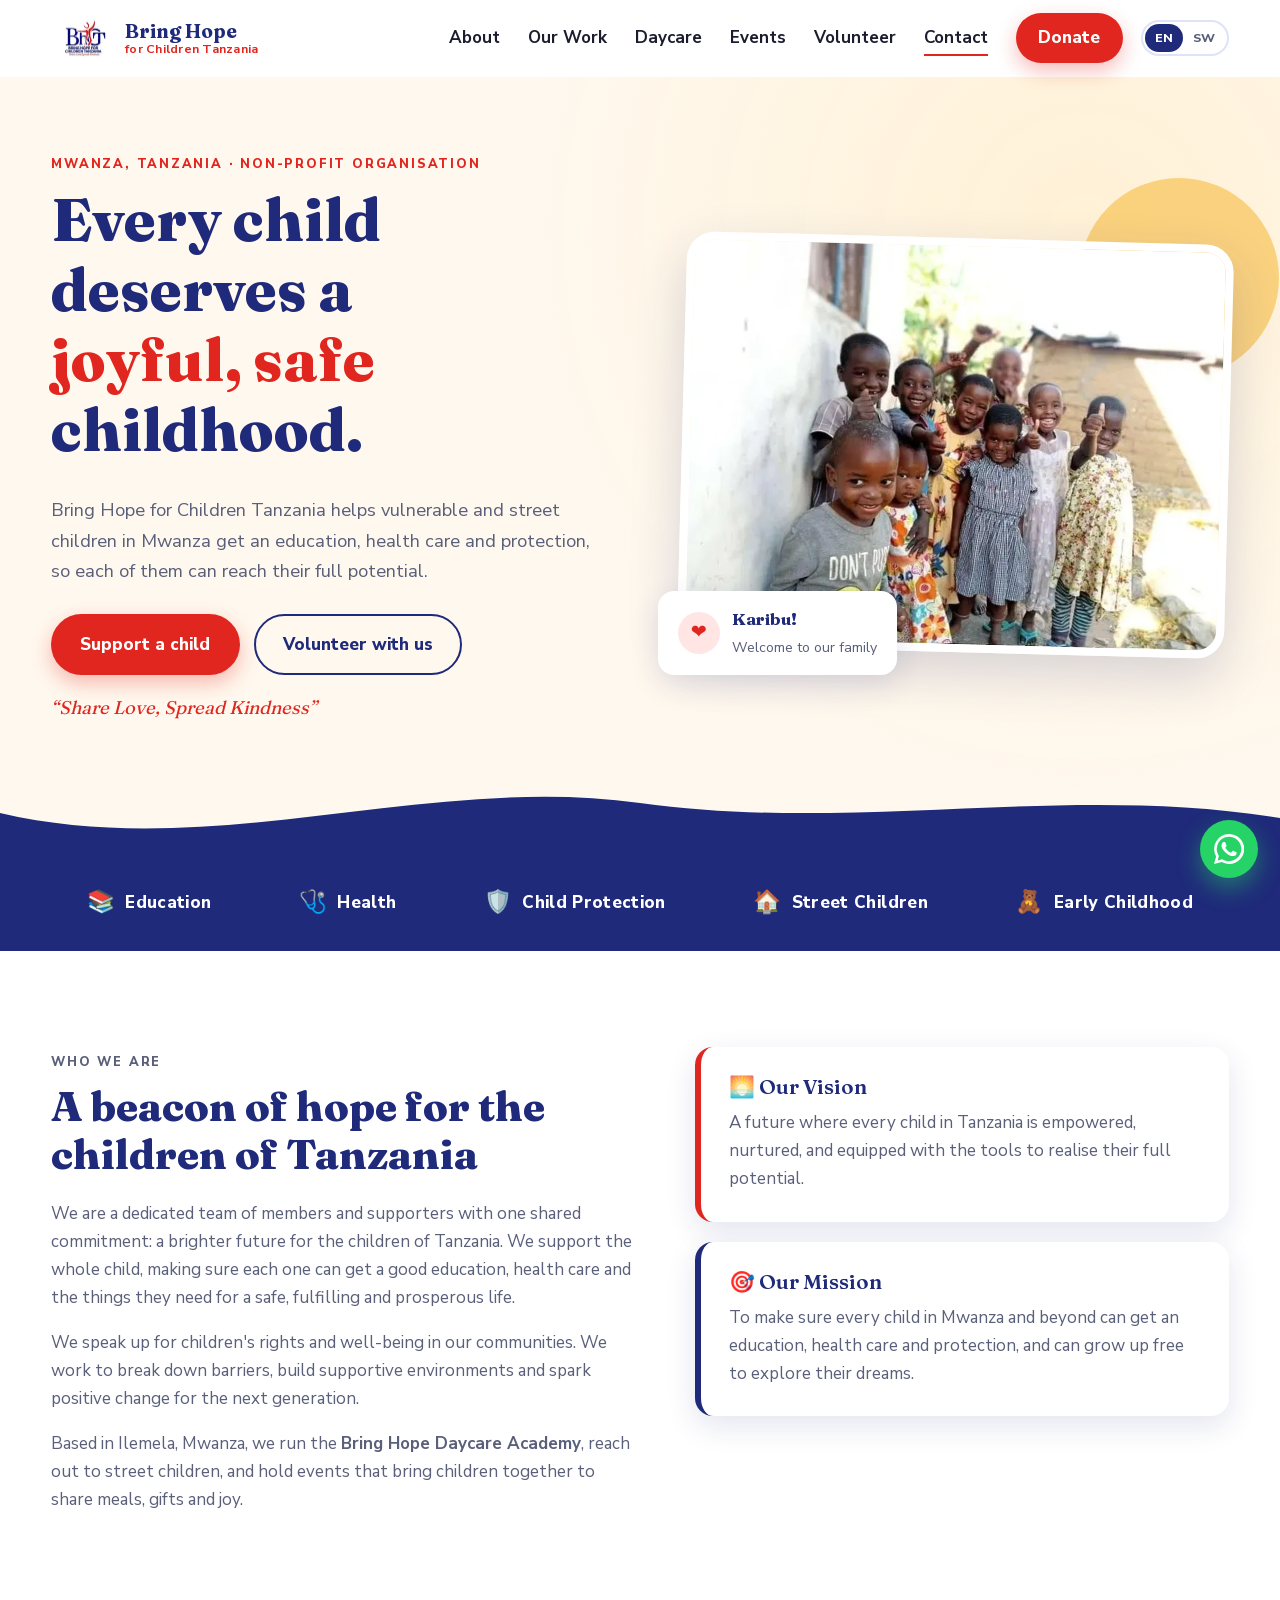
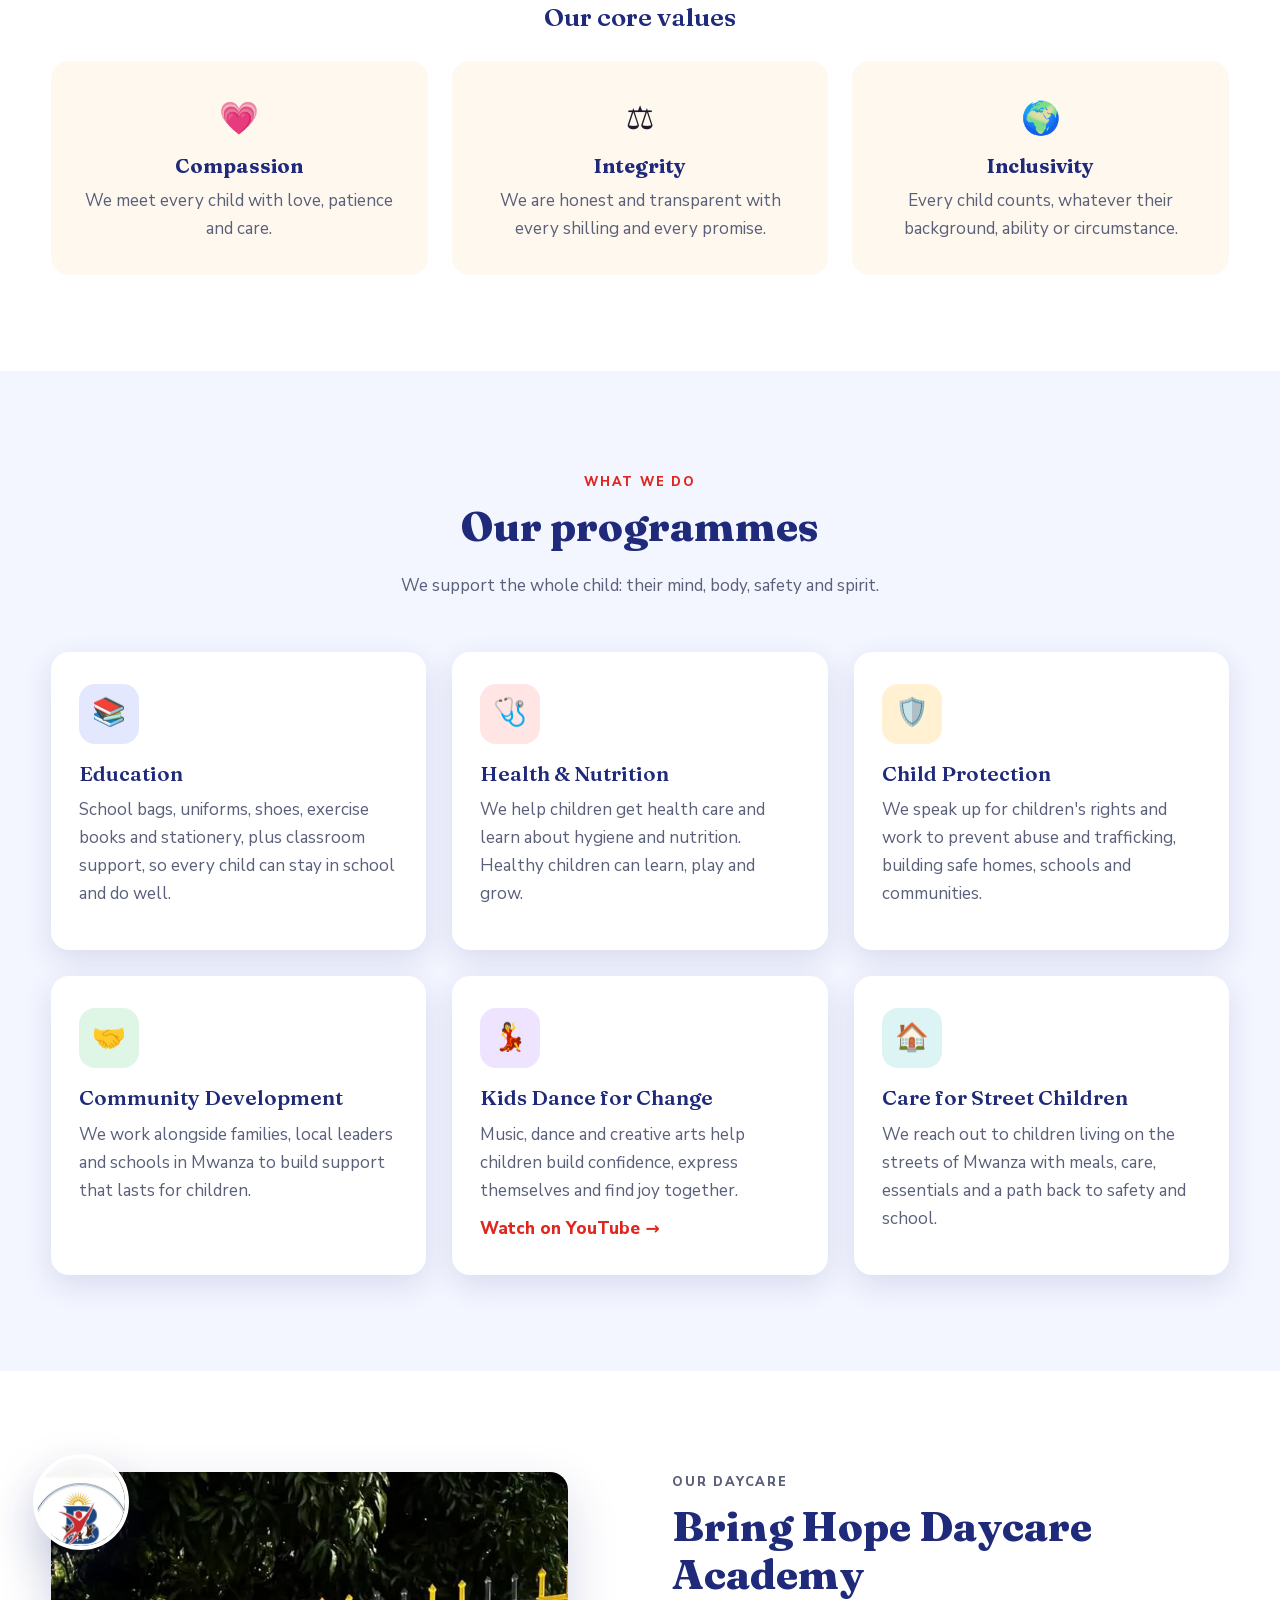
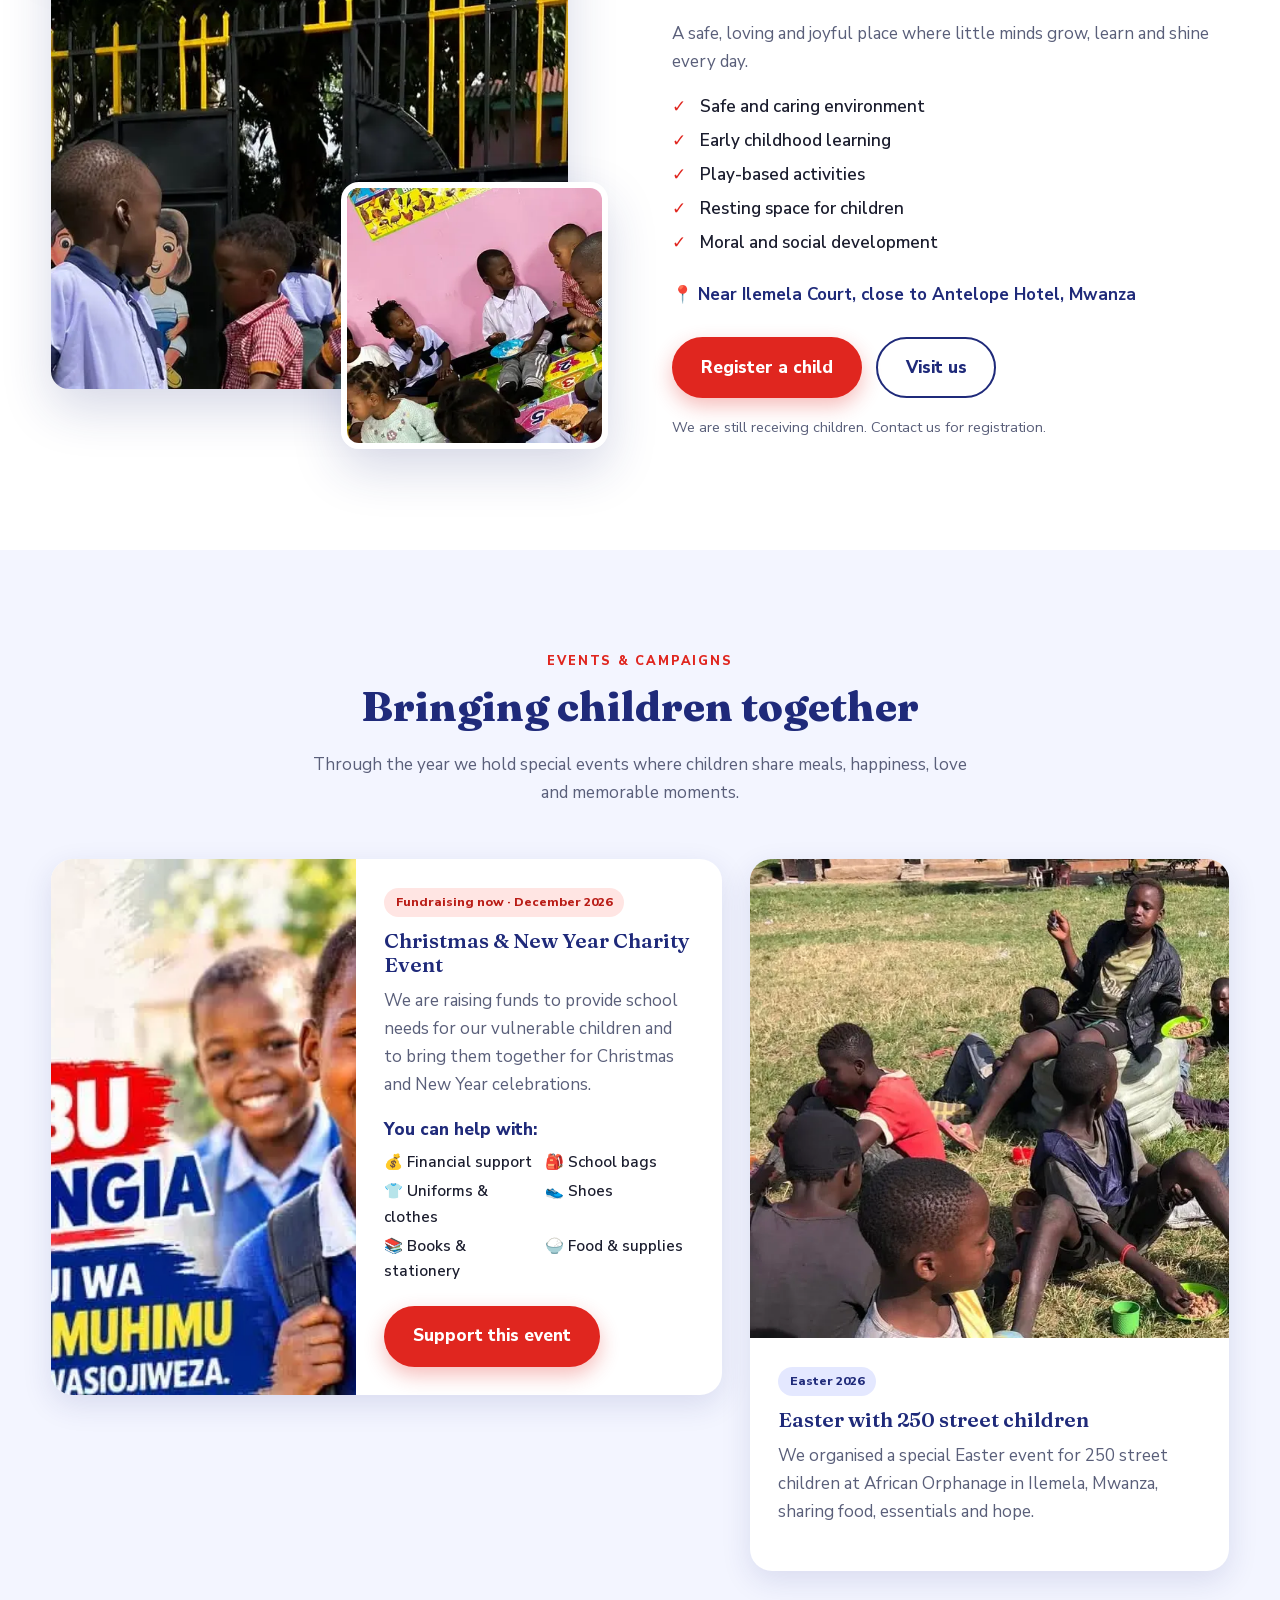
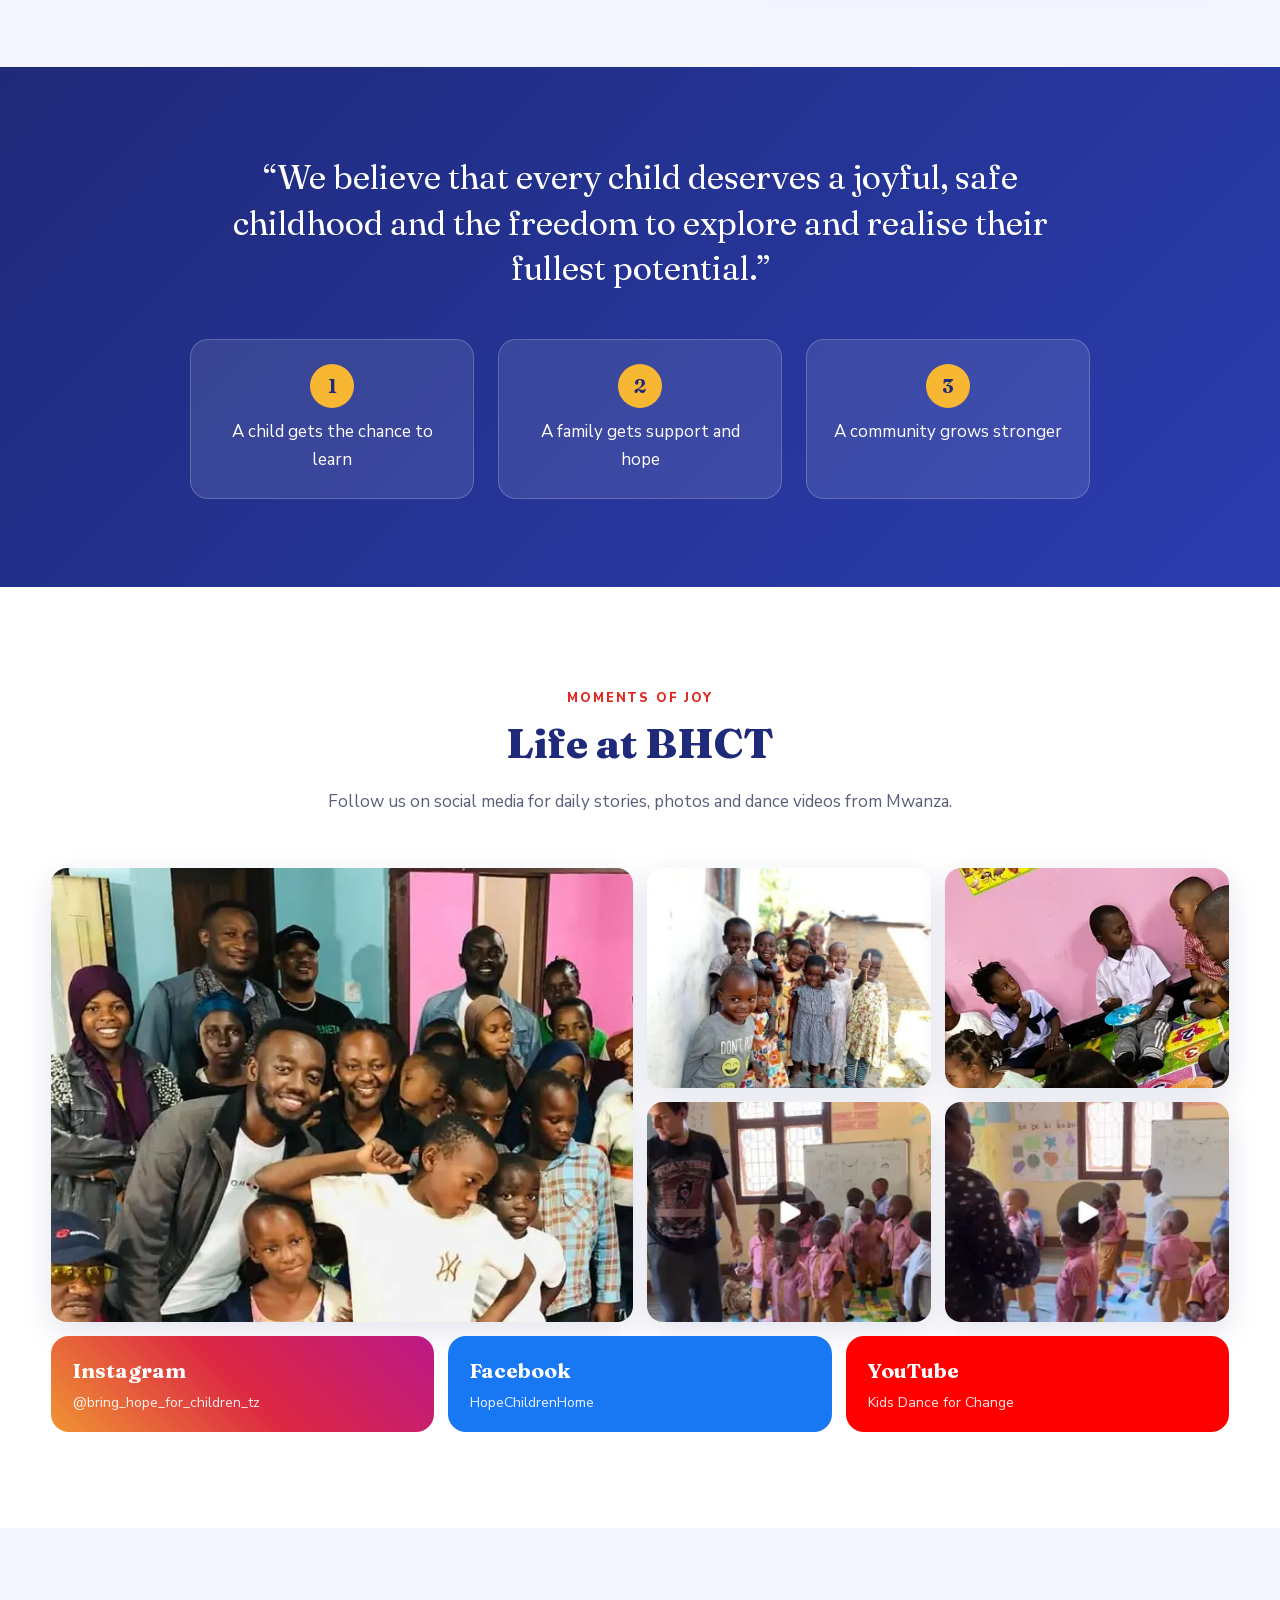
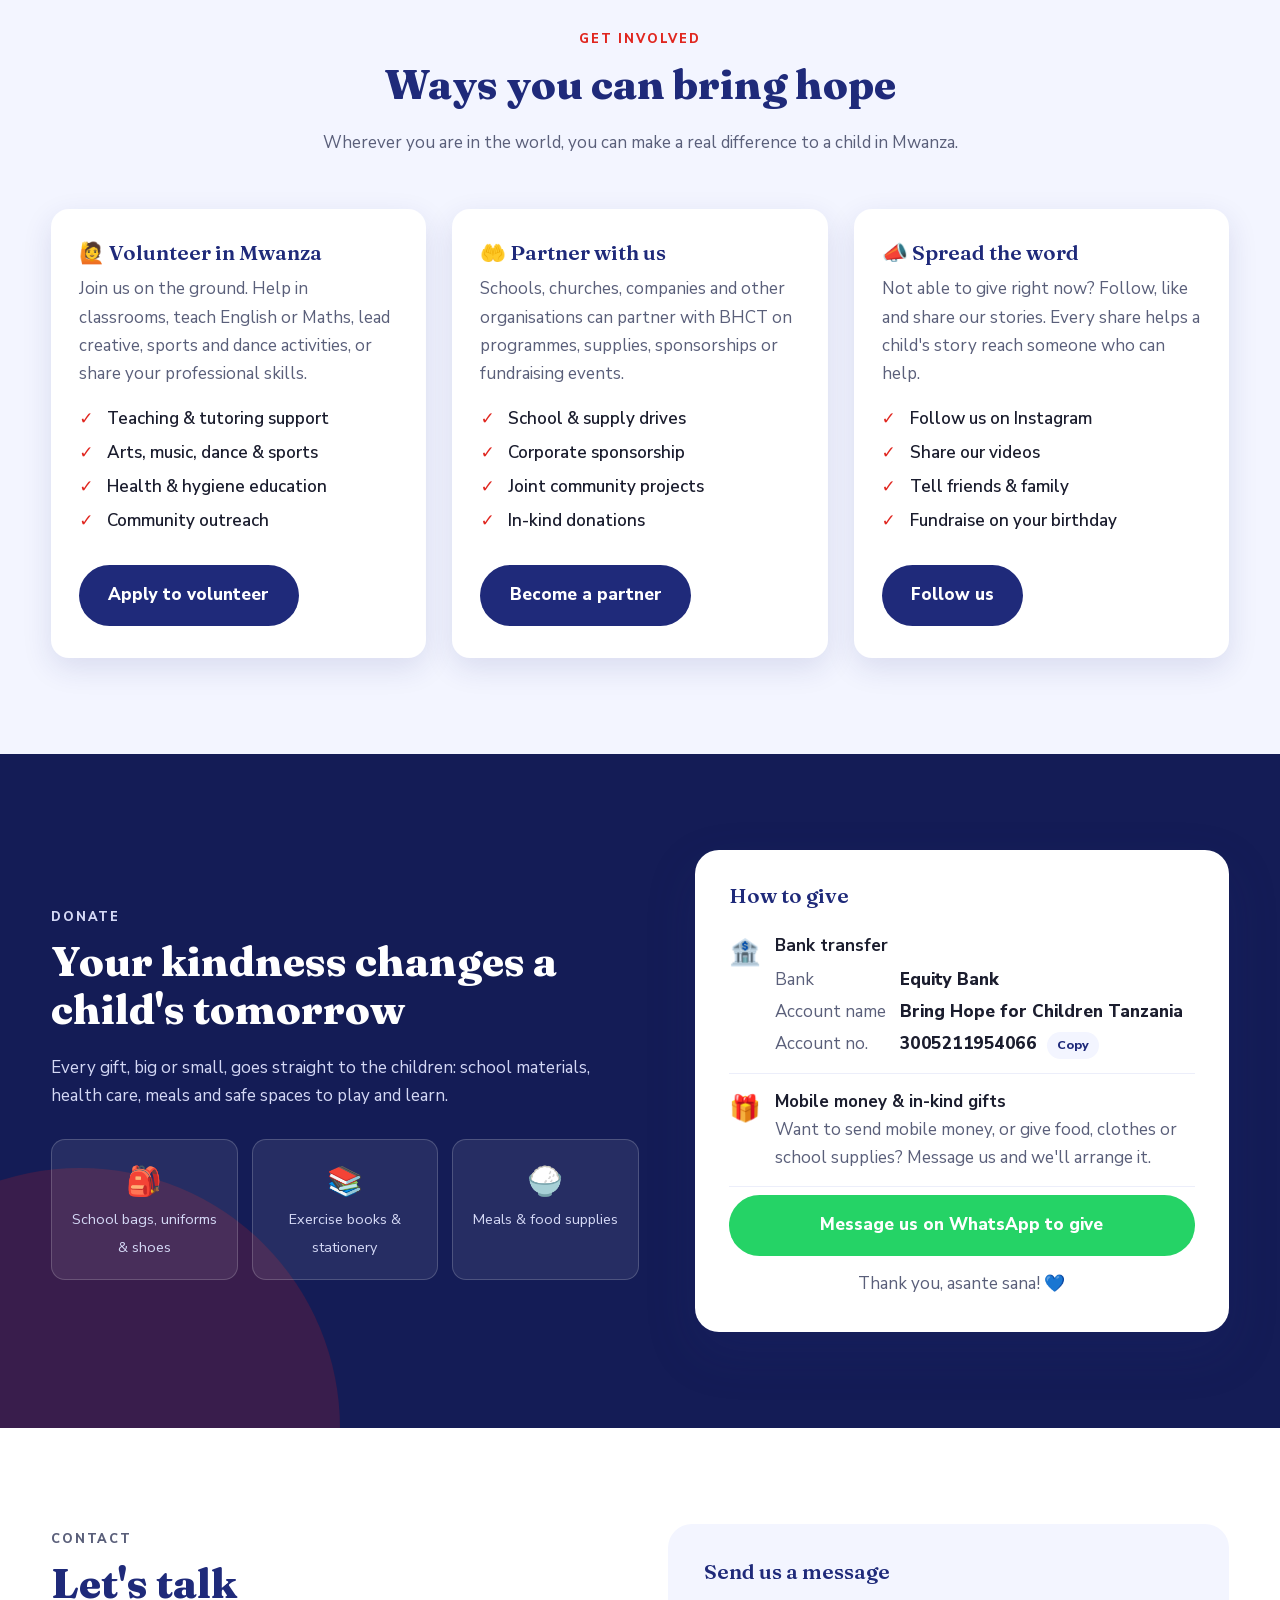
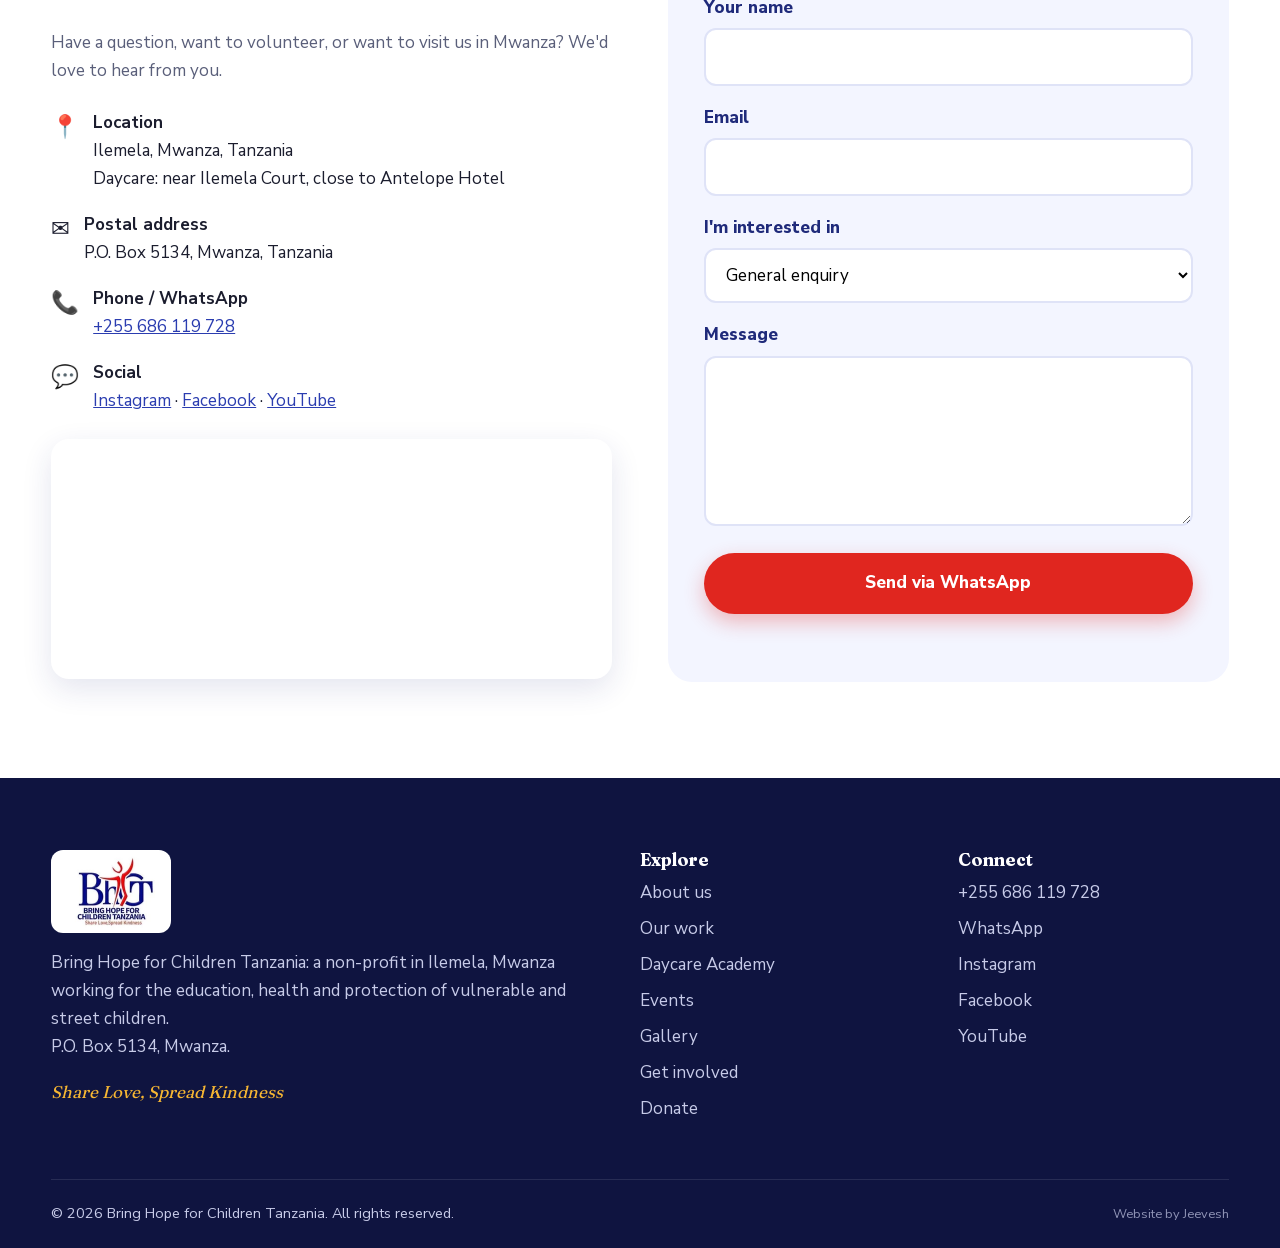
<file: index.html>
<!DOCTYPE html>
<html lang="en">
<head>
  <meta charset="UTF-8" />
  <meta name="viewport" content="width=device-width, initial-scale=1.0" />
  <title>Bring Hope for Children Tanzania | NGO in Mwanza</title>
  <meta name="description" content="Bring Hope for Children Tanzania (BHCT) is a non-profit in Ilemela, Mwanza helping vulnerable and street children with education, health care and protection. Home of Bring Hope Daycare Academy." />
  <meta name="keywords" content="Bring Hope for Children Tanzania, BHCT, NGO Mwanza, children charity Tanzania, volunteer Mwanza, donate Tanzania children" />
  <meta name="theme-color" content="#1f2a7a" />

  <link rel="canonical" href="https://jeeveshverma.github.io/bring-hope-for-children-tanzania/" />
  <link rel="alternate" hreflang="en" href="https://jeeveshverma.github.io/bring-hope-for-children-tanzania/?lang=en" />
  <link rel="alternate" hreflang="sw" href="https://jeeveshverma.github.io/bring-hope-for-children-tanzania/?lang=sw" />
  <link rel="alternate" hreflang="x-default" href="https://jeeveshverma.github.io/bring-hope-for-children-tanzania/" />

  <meta property="og:type" content="website" />
  <meta property="og:url" content="https://jeeveshverma.github.io/bring-hope-for-children-tanzania/" />
  <meta property="og:site_name" content="Bring Hope for Children Tanzania" />
  <meta property="og:locale" content="en_GB" />
  <meta property="og:locale:alternate" content="sw_TZ" />
  <meta property="og:title" content="Bring Hope for Children Tanzania" />
  <meta property="og:description" content="Share Love, Spread Kindness. Helping every child in Mwanza learn, stay healthy and grow up safe." />
  <meta property="og:image" content="https://jeeveshverma.github.io/bring-hope-for-children-tanzania/assets/img/team-and-children.jpg" />
  <meta property="og:image:alt" content="BHCT team members and supporters with children in Mwanza" />
  <meta name="twitter:card" content="summary_large_image" />

  <link rel="icon" type="image/png" href="assets/img/favicon.png" />
  <link rel="apple-touch-icon" href="assets/img/favicon.png" />
  <link rel="preload" href="assets/fonts/fraunces-latin.woff2" as="font" type="font/woff2" crossorigin />
  <link rel="preload" href="assets/fonts/nunito-sans-latin.woff2" as="font" type="font/woff2" crossorigin />
  <link rel="stylesheet" href="assets/css/style.css" />
  <script>document.documentElement.className += " js";</script>

  <script type="application/ld+json">
  {
    "@context": "https://schema.org",
    "@type": "NGO",
    "name": "Bring Hope for Children Tanzania",
    "alternateName": "BHCT",
    "slogan": "Share Love, Spread Kindness",
    "url": "https://jeeveshverma.github.io/bring-hope-for-children-tanzania/",
    "logo": "https://jeeveshverma.github.io/bring-hope-for-children-tanzania/assets/img/logo.jpg",
    "image": "https://jeeveshverma.github.io/bring-hope-for-children-tanzania/assets/img/team-and-children.jpg",
    "description": "Non-profit in Ilemela, Mwanza helping vulnerable and street children with education, health care and protection. Runs Bring Hope Daycare Academy.",
    "telephone": "+255686119728",
    "address": { "@type": "PostalAddress", "postOfficeBoxNumber": "5134", "addressLocality": "Ilemela, Mwanza", "addressRegion": "Mwanza", "addressCountry": "TZ" },
    "sameAs": [
      "https://www.facebook.com/HopeChildrenHome",
      "https://www.instagram.com/bring_hope_for_children_tz",
      "https://www.youtube.com/@kidsdanceforchange"
    ]
  }
  </script>
</head>
<body>
  <a class="skip-link" href="#main">Skip to content</a>

  <!-- ============ HEADER ============ -->
  <header class="site-header" id="top">
    <div class="container nav-wrap">
      <a href="#top" class="brand" aria-label="Bring Hope for Children Tanzania home">
        <img src="assets/img/logo-nav.webp" alt="BHCT logo" width="64" height="44" />
        <span class="brand-text">
          <strong>Bring Hope</strong>
          <small>for Children Tanzania</small>
        </span>
      </a>
      <div class="lang-switch" role="group" aria-label="Language / Lugha" data-no-i18n>
        <button type="button" data-lang="en" aria-pressed="true">EN</button>
        <button type="button" data-lang="sw" aria-pressed="false">SW</button>
      </div>
      <button class="nav-toggle" aria-expanded="false" aria-controls="nav-menu" aria-label="Open menu">
        <span></span><span></span><span></span>
      </button>
      <nav id="nav-menu" class="nav-menu" aria-label="Main">
        <a href="#about">About</a>
        <a href="#work">Our Work</a>
        <a href="#daycare">Daycare</a>
        <a href="#events">Events</a>
        <a href="#volunteer">Volunteer</a>
        <a href="#contact">Contact</a>
        <a href="#donate" class="btn btn-red btn-sm">Donate</a>
      </nav>
    </div>
  </header>

  <main id="main">
    <!-- ============ HERO ============ -->
    <section class="hero">
      <div class="container hero-grid">
        <div class="hero-copy reveal">
          <p class="eyebrow">Mwanza, Tanzania &middot; Non-profit organisation</p>
          <h1>Every child deserves a <span class="hl">joyful, safe</span> childhood.</h1>
          <p class="lead">
            Bring Hope for Children Tanzania helps vulnerable and street children in Mwanza get an education,
            health care and protection, so each of them can reach their full potential.
          </p>
          <div class="hero-cta">
            <a href="#donate" class="btn btn-red">Support a child</a>
            <a href="#volunteer" class="btn btn-ghost">Volunteer with us</a>
          </div>
          <p class="tagline">&ldquo;Share Love, Spread Kindness&rdquo;</p>
        </div>
        <div class="hero-media reveal">
          <div class="photo-frame">
            <img src="assets/img/children-smiling.webp" srcset="assets/img/children-smiling-360.webp 360w, assets/img/children-smiling.webp 640w" sizes="(max-width: 640px) 92vw, 600px" alt="Smiling children in Mwanza giving thumbs up" width="640" height="480" fetchpriority="high" />
          </div>
          <div class="badge-card">
            <span class="badge-icon" aria-hidden="true">&#10084;</span>
            <div>
              <strong>Karibu!</strong>
              <small>Welcome to our family</small>
            </div>
          </div>
          <svg class="sun" viewBox="0 0 100 100" aria-hidden="true"><circle cx="50" cy="50" r="50" /></svg>
        </div>
      </div>
      <svg class="wave" viewBox="0 0 1440 90" preserveAspectRatio="none" aria-hidden="true">
        <path d="M0,40 C240,90 480,0 720,30 C960,60 1200,10 1440,45 L1440,90 L0,90 Z" />
      </svg>
    </section>

    <!-- ============ FOCUS STRIP ============ -->
    <section class="focus-strip" aria-label="Our focus areas">
      <div class="container focus-grid">
        <div class="focus-item"><span aria-hidden="true">📚</span>Education</div>
        <div class="focus-item"><span aria-hidden="true">🩺</span>Health</div>
        <div class="focus-item"><span aria-hidden="true">🛡️</span>Child Protection</div>
        <div class="focus-item"><span aria-hidden="true">🏠</span>Street Children</div>
        <div class="focus-item"><span aria-hidden="true">🧸</span>Early Childhood</div>
      </div>
    </section>

    <!-- ============ ABOUT ============ -->
    <section id="about" class="section">
      <div class="container about-grid">
        <div class="about-copy reveal">
          <p class="eyebrow">Who we are</p>
          <h2>A beacon of hope for the children of Tanzania</h2>
          <p>
            We are a dedicated team of members and supporters with one shared commitment: a brighter future
            for the children of Tanzania. We support the whole child, making sure each one can get a good
            education, health care and the things they need for a safe, fulfilling and prosperous life.
          </p>
          <p>
            We speak up for children's rights and well-being in our communities. We work to break down
            barriers, build supportive environments and spark positive change for the next generation.
          </p>
          <p>
            Based in Ilemela, Mwanza, we run the <strong>Bring Hope Daycare Academy</strong>, reach out to
            street children, and hold events that bring children together to share meals, gifts and joy.
          </p>
        </div>
        <div class="mv-cards">
          <article class="mv-card reveal">
            <h3><span aria-hidden="true">🌅</span> Our Vision</h3>
            <p>A future where every child in Tanzania is empowered, nurtured, and equipped with the tools to realise their full potential.</p>
          </article>
          <article class="mv-card reveal">
            <h3><span aria-hidden="true">🎯</span> Our Mission</h3>
            <p>To make sure every child in Mwanza and beyond can get an education, health care and protection, and can grow up free to explore their dreams.</p>
          </article>
        </div>
      </div>

      <div class="container values reveal">
        <h3 class="values-title">Our core values</h3>
        <div class="values-grid">
          <div class="value"><span class="value-ico" aria-hidden="true">💗</span><h4>Compassion</h4><p>We meet every child with love, patience and care.</p></div>
          <div class="value"><span class="value-ico" aria-hidden="true">⚖️</span><h4>Integrity</h4><p>We are honest and transparent with every shilling and every promise.</p></div>
          <div class="value"><span class="value-ico" aria-hidden="true">🌍</span><h4>Inclusivity</h4><p>Every child counts, whatever their background, ability or circumstance.</p></div>
        </div>
      </div>
    </section>

    <!-- ============ OUR WORK ============ -->
    <section id="work" class="section section-tint">
      <div class="container">
        <div class="section-head reveal">
          <p class="eyebrow">What we do</p>
          <h2>Our programmes</h2>
          <p>We support the whole child: their mind, body, safety and spirit.</p>
        </div>
        <div class="cards">
          <article class="card reveal">
            <div class="card-ico ico-blue" aria-hidden="true">📚</div>
            <h3>Education</h3>
            <p>School bags, uniforms, shoes, exercise books and stationery, plus classroom support, so every child can stay in school and do well.</p>
          </article>
          <article class="card reveal">
            <div class="card-ico ico-red" aria-hidden="true">🩺</div>
            <h3>Health &amp; Nutrition</h3>
            <p>We help children get health care and learn about hygiene and nutrition. Healthy children can learn, play and grow.</p>
          </article>
          <article class="card reveal">
            <div class="card-ico ico-yellow" aria-hidden="true">🛡️</div>
            <h3>Child Protection</h3>
            <p>We speak up for children's rights and work to prevent abuse and trafficking, building safe homes, schools and communities.</p>
          </article>
          <article class="card reveal">
            <div class="card-ico ico-green" aria-hidden="true">🤝</div>
            <h3>Community Development</h3>
            <p>We work alongside families, local leaders and schools in Mwanza to build support that lasts for children.</p>
          </article>
          <article class="card reveal">
            <div class="card-ico ico-purple" aria-hidden="true">💃</div>
            <h3>Kids Dance for Change</h3>
            <p>Music, dance and creative arts help children build confidence, express themselves and find joy together.</p>
            <a class="card-link" href="https://www.youtube.com/@kidsdanceforchange" target="_blank" rel="noopener">Watch on YouTube &rarr;</a>
          </article>
          <article class="card reveal">
            <div class="card-ico ico-teal" aria-hidden="true">🏠</div>
            <h3>Care for Street Children</h3>
            <p>We reach out to children living on the streets of Mwanza with meals, care, essentials and a path back to safety and school.</p>
          </article>
        </div>
      </div>
    </section>

    <!-- ============ DAYCARE ============ -->
    <section id="daycare" class="section">
      <div class="container feature-grid">
        <div class="feature-media reveal">
          <img class="fm-main" src="assets/img/daycare-welcome.webp" srcset="assets/img/daycare-welcome-360.webp 360w, assets/img/daycare-welcome.webp 640w" sizes="(max-width: 640px) 92vw, 600px" alt="Children at the gate of Bring Hope Daycare Academy" loading="lazy" />
          <img class="fm-small" src="assets/img/daycare-mealtime.webp" srcset="assets/img/daycare-mealtime-360.webp 360w, assets/img/daycare-mealtime.webp 640w" sizes="(max-width: 640px) 46vw, 300px" alt="Children sharing a meal at the daycare" loading="lazy" />
          <img class="fm-logo" src="assets/img/daycare-logo.webp" srcset="assets/img/daycare-logo-360.webp 360w, assets/img/daycare-logo.webp 640w" sizes="(max-width: 640px) 46vw, 300px" alt="Bring Hope Daycare Academy logo" loading="lazy" />
        </div>
        <div class="feature-copy reveal">
          <p class="eyebrow">Our daycare</p>
          <h2>Bring Hope Daycare Academy</h2>
          <p>A safe, loving and joyful place where little minds grow, learn and shine every day.</p>
          <ul class="checks">
            <li>Safe and caring environment</li>
            <li>Early childhood learning</li>
            <li>Play-based activities</li>
            <li>Resting space for children</li>
            <li>Moral and social development</li>
          </ul>
          <p class="feature-loc"><span aria-hidden="true">📍</span> Near Ilemela Court, close to Antelope Hotel, Mwanza</p>
          <div class="hero-cta">
            <a href="https://wa.me/255686119728?text=Hello%2C%20I%20would%20like%20to%20register%20my%20child%20at%20Bring%20Hope%20Daycare%20Academy." class="btn btn-red" target="_blank" rel="noopener">Register a child</a>
            <a href="#contact" class="btn btn-ghost" data-subject="Visiting">Visit us</a>
          </div>
          <p class="small-print">We are still receiving children. Contact us for registration.</p>
        </div>
      </div>
    </section>

    <!-- ============ EVENTS ============ -->
    <section id="events" class="section section-tint">
      <div class="container">
        <div class="section-head reveal">
          <p class="eyebrow">Events &amp; campaigns</p>
          <h2>Bringing children together</h2>
          <p>Through the year we hold special events where children share meals, happiness, love and memorable moments.</p>
        </div>
        <div class="events">
          <article class="event event-live reveal">
            <img src="assets/img/karibu-kuchangia.webp" srcset="assets/img/karibu-kuchangia-360.webp 360w, assets/img/karibu-kuchangia.webp 640w" sizes="(max-width: 640px) 92vw, 600px" alt="Karibu Kuchangia: help us collect essential needs for vulnerable children" loading="lazy" />
            <div class="event-body">
              <span class="pill pill-red">Fundraising now · December 2026</span>
              <h3>Christmas &amp; New Year Charity Event</h3>
              <p>We are raising funds to provide school needs for our vulnerable children and to bring them together for Christmas and New Year celebrations.</p>
              <p class="needs-title">You can help with:</p>
              <ul class="needs">
                <li>💰 Financial support</li><li>🎒 School bags</li><li>👕 Uniforms &amp; clothes</li>
                <li>👟 Shoes</li><li>📚 Books &amp; stationery</li><li>🍚 Food &amp; supplies</li>
              </ul>
              <a href="#donate" class="btn btn-red">Support this event</a>
            </div>
          </article>
          <article class="event reveal">
            <img src="assets/img/street-children-meal.webp" srcset="assets/img/street-children-meal-360.webp 360w, assets/img/street-children-meal.webp 640w" sizes="(max-width: 640px) 92vw, 600px" alt="Street children sharing a meal outdoors in Ilemela" loading="lazy" />
            <div class="event-body">
              <span class="pill">Easter 2026</span>
              <h3>Easter with 250 street children</h3>
              <p>We organised a special Easter event for 250 street children at African Orphanage in Ilemela, Mwanza, sharing food, essentials and hope.</p>
            </div>
          </article>
        </div>
      </div>
    </section>

    <!-- ============ QUOTE / IMPACT ============ -->
    <section class="impact">
      <div class="container impact-inner reveal">
        <blockquote>
          &ldquo;We believe that every child deserves a joyful, safe childhood and the freedom to explore and
          realise their fullest potential.&rdquo;
        </blockquote>
        <div class="impact-steps">
          <div><strong>1</strong><span>A child gets the chance to learn</span></div>
          <div><strong>2</strong><span>A family gets support and hope</span></div>
          <div><strong>3</strong><span>A community grows stronger</span></div>
        </div>
      </div>
    </section>

    <!-- ============ GALLERY ============ -->
    <section id="gallery" class="section">
      <div class="container">
        <div class="section-head reveal">
          <p class="eyebrow">Moments of joy</p>
          <h2>Life at BHCT</h2>
          <p>Follow us on social media for daily stories, photos and dance videos from Mwanza.</p>
        </div>
        <div class="photo-grid reveal">
          <figure class="pg-wide"><img src="assets/img/team-and-children.webp" srcset="assets/img/team-and-children-360.webp 360w, assets/img/team-and-children.webp 640w" sizes="(max-width: 640px) 92vw, 600px" alt="BHCT team members and supporters with children" loading="lazy" /></figure>
          <figure><img src="assets/img/children-smiling.webp" srcset="assets/img/children-smiling-360.webp 360w, assets/img/children-smiling.webp 640w" sizes="(max-width: 640px) 46vw, 300px" alt="Children smiling and giving thumbs up" loading="lazy" /></figure>
          <figure><img src="assets/img/daycare-mealtime.webp" srcset="assets/img/daycare-mealtime-360.webp 360w, assets/img/daycare-mealtime.webp 640w" sizes="(max-width: 640px) 46vw, 300px" alt="Children eating together at the daycare" loading="lazy" /></figure>
          <a class="pg-video" href="https://www.instagram.com/bring_hope_for_children_tz/reel/DYm3KLjE06P/" target="_blank" rel="noopener" aria-label="Watch classroom video on Instagram"><img src="assets/img/classroom.webp" srcset="assets/img/classroom-360.webp 360w, assets/img/classroom.webp 640w" sizes="(max-width: 640px) 46vw, 300px" alt="A volunteer with children in a classroom" loading="lazy" /></a>
          <a class="pg-video" href="https://www.instagram.com/bring_hope_for_children_tz/reel/DYm3rCpI3Ak/" target="_blank" rel="noopener" aria-label="Watch daycare video on Instagram"><img src="assets/img/classroom-2.webp" srcset="assets/img/classroom-2-360.webp 360w, assets/img/classroom-2.webp 640w" sizes="(max-width: 640px) 46vw, 300px" alt="Children in pink uniforms in the classroom" loading="lazy" /></a>
        </div>
        <div class="social-row reveal">
          <a class="g-tile g-insta" href="https://www.instagram.com/bring_hope_for_children_tz" target="_blank" rel="noopener"><strong>Instagram</strong><small>@bring_hope_for_children_tz</small></a>
          <a class="g-tile g-fb" href="https://www.facebook.com/HopeChildrenHome" target="_blank" rel="noopener"><strong>Facebook</strong><small>HopeChildrenHome</small></a>
          <a class="g-tile g-yt" href="https://www.youtube.com/@kidsdanceforchange" target="_blank" rel="noopener"><strong>YouTube</strong><small>Kids Dance for Change</small></a>
        </div>
      </div>
    </section>

    <!-- ============ GET INVOLVED ============ -->
    <section id="volunteer" class="section section-tint">
      <div class="container">
        <div class="section-head reveal">
          <p class="eyebrow">Get involved</p>
          <h2>Ways you can bring hope</h2>
          <p>Wherever you are in the world, you can make a real difference to a child in Mwanza.</p>
        </div>
        <div class="involve-grid">
          <article class="involve reveal">
            <h3>🙋 Volunteer in Mwanza</h3>
            <p>Join us on the ground. Help in classrooms, teach English or Maths, lead creative, sports and dance activities, or share your professional skills.</p>
            <ul class="checks">
              <li>Teaching &amp; tutoring support</li>
              <li>Arts, music, dance &amp; sports</li>
              <li>Health &amp; hygiene education</li>
              <li>Community outreach</li>
            </ul>
            <a href="#contact" class="btn btn-blue" data-subject="Volunteering">Apply to volunteer</a>
          </article>
          <article class="involve reveal">
            <h3>🤲 Partner with us</h3>
            <p>Schools, churches, companies and other organisations can partner with BHCT on programmes, supplies, sponsorships or fundraising events.</p>
            <ul class="checks">
              <li>School &amp; supply drives</li>
              <li>Corporate sponsorship</li>
              <li>Joint community projects</li>
              <li>In-kind donations</li>
            </ul>
            <a href="#contact" class="btn btn-blue" data-subject="Partnership">Become a partner</a>
          </article>
          <article class="involve reveal">
            <h3>📣 Spread the word</h3>
            <p>Not able to give right now? Follow, like and share our stories. Every share helps a child's story reach someone who can help.</p>
            <ul class="checks">
              <li>Follow us on Instagram</li>
              <li>Share our videos</li>
              <li>Tell friends &amp; family</li>
              <li>Fundraise on your birthday</li>
            </ul>
            <a href="https://www.instagram.com/bring_hope_for_children_tz" target="_blank" rel="noopener" class="btn btn-blue">Follow us</a>
          </article>
        </div>
      </div>
    </section>

    <!-- ============ DONATE ============ -->
    <section id="donate" class="donate">
      <div class="container donate-grid">
        <div class="donate-copy reveal">
          <p class="eyebrow eyebrow-light">Donate</p>
          <h2>Your kindness changes a child's tomorrow</h2>
          <p>Every gift, big or small, goes straight to the children: school materials, health care, meals and safe spaces to play and learn.</p>
          <div class="amounts" role="list" aria-label="What your gift provides">
            <div class="amount" role="listitem"><strong>🎒</strong><span>School bags, uniforms &amp; shoes</span></div>
            <div class="amount" role="listitem"><strong>📚</strong><span>Exercise books &amp; stationery</span></div>
            <div class="amount" role="listitem"><strong>🍚</strong><span>Meals &amp; food supplies</span></div>
          </div>
        </div>
        <div class="donate-box reveal">
          <h3>How to give</h3>
          <div class="give-method">
            <span class="give-ico" aria-hidden="true">🏦</span>
            <div class="bank">
              <strong>Bank transfer</strong>
              <dl>
                <dt>Bank</dt><dd>Equity Bank</dd>
                <dt>Account name</dt><dd>Bring Hope for Children Tanzania</dd>
                <dt>Account no.</dt><dd><span id="acct">3005211954066</span> <button type="button" class="copy-btn" data-copy="3005211954066">Copy</button></dd>
              </dl>
            </div>
          </div>
          <div class="give-method">
            <span class="give-ico" aria-hidden="true">🎁</span>
            <div>
              <strong>Mobile money &amp; in-kind gifts</strong>
              <p>Want to send mobile money, or give food, clothes or school supplies? Message us and we'll arrange it.</p>
            </div>
          </div>
          <a class="btn btn-whatsapp" href="https://wa.me/255686119728?text=Hello%20Bring%20Hope%20for%20Children%20Tanzania%2C%20I%20would%20like%20to%20make%20a%20donation." target="_blank" rel="noopener">
            Message us on WhatsApp to give
          </a>
          <p class="small-note">Thank you, asante sana! 💙</p>
        </div>
      </div>
    </section>

    <!-- ============ CONTACT ============ -->
    <section id="contact" class="section">
      <div class="container contact-grid">
        <div class="contact-info reveal">
          <p class="eyebrow">Contact</p>
          <h2>Let's talk</h2>
          <p>Have a question, want to volunteer, or want to visit us in Mwanza? We'd love to hear from you.</p>
          <ul class="contact-list">
            <li><span aria-hidden="true">📍</span><div><strong>Location</strong><br />Ilemela, Mwanza, Tanzania<br />Daycare: near Ilemela Court, close to Antelope Hotel</div></li>
            <li><span aria-hidden="true">✉️</span><div><strong>Postal address</strong><br />P.O. Box 5134, Mwanza, Tanzania</div></li>
            <li><span aria-hidden="true">📞</span><div><strong>Phone / WhatsApp</strong><br /><a href="tel:+255686119728">+255 686 119 728</a></div></li>
            <li><span aria-hidden="true">💬</span><div><strong>Social</strong><br />
              <a href="https://www.instagram.com/bring_hope_for_children_tz" target="_blank" rel="noopener">Instagram</a> &middot;
              <a href="https://www.facebook.com/HopeChildrenHome" target="_blank" rel="noopener">Facebook</a> &middot;
              <a href="https://www.youtube.com/@kidsdanceforchange" target="_blank" rel="noopener">YouTube</a></div></li>
          </ul>
          <div class="map">
            <iframe title="Map of Ilemela, Mwanza, Tanzania" src="https://www.google.com/maps?q=Ilemela,Mwanza,Tanzania&z=13&output=embed" loading="lazy" referrerpolicy="no-referrer-when-downgrade"></iframe>
          </div>
        </div>

        <form class="contact-form reveal" id="contact-form" novalidate>
          <h3>Send us a message</h3>
          <div class="field">
            <label for="name">Your name</label>
            <input id="name" name="name" type="text" autocomplete="name" required />
          </div>
          <div class="field">
            <label for="email">Email</label>
            <input id="email" name="email" type="email" autocomplete="email" required />
          </div>
          <div class="field">
            <label for="subject">I'm interested in</label>
            <select id="subject" name="subject">
              <option value="General enquiry">General enquiry</option>
              <option value="Volunteering">Volunteering</option>
              <option value="Donating">Donating</option>
              <option value="Partnership">Partnership</option>
              <option value="Visiting">Visiting</option>
            </select>
          </div>
          <div class="field">
            <label for="message">Message</label>
            <textarea id="message" name="message" rows="5" required></textarea>
          </div>
          <button type="submit" class="btn btn-red btn-block">Send via WhatsApp</button>
          <p class="form-note" id="form-note" role="status" aria-live="polite"></p>
        </form>
      </div>
    </section>
  </main>

  <!-- ============ FOOTER ============ -->
  <footer class="site-footer">
    <div class="container footer-grid">
      <div class="footer-brand">
        <img src="assets/img/logo-footer.webp" alt="BHCT logo" width="120" height="83" loading="lazy" />
        <p>Bring Hope for Children Tanzania: a non-profit in Ilemela, Mwanza working for the education, health and protection of vulnerable and street children.<br />P.O. Box 5134, Mwanza.</p>
        <p class="footer-tag">Share Love, Spread Kindness</p>
      </div>
      <div>
        <h4>Explore</h4>
        <ul>
          <li><a href="#about">About us</a></li>
          <li><a href="#work">Our work</a></li>
          <li><a href="#daycare">Daycare Academy</a></li>
          <li><a href="#events">Events</a></li>
          <li><a href="#gallery">Gallery</a></li>
          <li><a href="#volunteer">Get involved</a></li>
          <li><a href="#donate">Donate</a></li>
        </ul>
      </div>
      <div>
        <h4>Connect</h4>
        <ul>
          <li><a href="tel:+255686119728">+255 686 119 728</a></li>
          <li><a href="https://wa.me/255686119728" target="_blank" rel="noopener">WhatsApp</a></li>
          <li><a href="https://www.instagram.com/bring_hope_for_children_tz" target="_blank" rel="noopener">Instagram</a></li>
          <li><a href="https://www.facebook.com/HopeChildrenHome" target="_blank" rel="noopener">Facebook</a></li>
          <li><a href="https://www.youtube.com/@kidsdanceforchange" target="_blank" rel="noopener">YouTube</a></li>
        </ul>
      </div>
    </div>
    <div class="container footer-bottom">
      <p>&copy; <span id="year">2026</span> Bring Hope for Children Tanzania. <span>All rights reserved.</span></p>
      <p class="credit">Website by Jeevesh</p>
    </div>
  </footer>

  <a href="https://wa.me/255686119728" class="wa-float" target="_blank" rel="noopener" aria-label="Chat with us on WhatsApp">
    <svg viewBox="0 0 24 24" aria-hidden="true"><path d="M17.5 14.4c-.3-.1-1.8-.9-2-1-.3-.1-.5-.1-.7.1-.2.3-.8 1-.9 1.2-.2.2-.3.2-.6.1-.3-.1-1.3-.5-2.4-1.5-.9-.8-1.5-1.8-1.7-2.1-.2-.3 0-.5.1-.6l.4-.5c.1-.2.2-.3.3-.5.1-.2 0-.4 0-.5l-.9-2.2c-.2-.6-.5-.5-.7-.5h-.6c-.2 0-.5.1-.8.4-.3.3-1 1-1 2.5s1.1 2.9 1.2 3.1c.1.2 2.1 3.2 5.1 4.5.7.3 1.3.5 1.7.6.7.2 1.4.2 1.9.1.6-.1 1.8-.7 2-1.4.2-.7.2-1.3.2-1.4-.1-.2-.3-.3-.6-.4zM12 21.8c-1.8 0-3.5-.5-5-1.4l-.4-.2-3.7 1 1-3.6-.2-.4A9.8 9.8 0 1112 21.8zM12 0a12 12 0 00-10.3 18L0 24l6.2-1.6A12 12 0 1012 0z"/></svg>
  </a>

  <script src="assets/js/i18n.js"></script>
  <script src="assets/js/main.js"></script>
</body>
</html>
</file>
<file: assets/css/style.css>
/* =========================================================
   Bring Hope for Children Tanzania — styles
   Brand: navy blue + red (from logo), warm sun yellow accent
   ========================================================= */
@font-face {
  font-family: "Fraunces";
  src: url("../fonts/fraunces-latin.woff2") format("woff2");
  font-weight: 100 900;
  font-style: normal;
  font-display: swap;
}
@font-face {
  font-family: "Nunito Sans";
  src: url("../fonts/nunito-sans-latin.woff2") format("woff2");
  font-weight: 200 1000;
  font-style: normal;
  font-display: swap;
}

:root {
  --navy: #1f2a7a;
  --navy-dark: #141c56;
  --blue: #2b3db0;
  --red: #e0261f;
  --red-dark: #b91c16;
  --sun: #f7b733;
  --cream: #fff8ee;
  --tint: #f3f5ff;
  --ink: #1b1d2e;
  --muted: #5a5f7a;
  --white: #fff;
  --radius: 18px;
  --shadow: 0 10px 30px rgba(31, 42, 122, 0.12);
  --shadow-lg: 0 20px 50px rgba(31, 42, 122, 0.18);
  --font-head: "Fraunces", Georgia, serif;
  --font-body: "Nunito Sans", system-ui, -apple-system, Segoe UI, Roboto, sans-serif;
}

*, *::before, *::after { box-sizing: border-box; }
html { scroll-behavior: smooth; scroll-padding-top: 84px; }
body {
  margin: 0;
  font-family: var(--font-body);
  color: var(--ink);
  background: var(--white);
  line-height: 1.65;
  font-size: 17px;
  -webkit-font-smoothing: antialiased;
}
img { max-width: 100%; display: block; }
a { color: var(--blue); }
h1, h2, h3, h4 { font-family: var(--font-head); color: var(--navy); line-height: 1.15; margin: 0 0 .5em; }
h1 { font-size: clamp(2.3rem, 5vw, 3.8rem); font-weight: 800; }
h2 { font-size: clamp(1.8rem, 3.4vw, 2.6rem); font-weight: 800; }
h3 { font-size: 1.3rem; font-weight: 600; }
p { margin: 0 0 1em; }

.container { width: min(1180px, 92%); margin-inline: auto; }
.section { padding: 96px 0; }
.section-tint { background: var(--tint); }
.section-head { text-align: center; max-width: 680px; margin: 0 auto 52px; }
.section-head p:last-child { color: var(--muted); }

.eyebrow {
  display: inline-block;
  font-weight: 800;
  font-size: .8rem;
  letter-spacing: .14em;
  text-transform: uppercase;
  color: var(--red);
  margin-bottom: .8em;
}
.eyebrow-light { color: var(--sun); }

.skip-link { position: absolute; left: -999px; top: 8px; background: var(--navy); color: #fff; padding: 8px 14px; border-radius: 8px; z-index: 100; }
.skip-link:focus { left: 8px; }

/* ---------- Buttons ---------- */
.btn {
  display: inline-flex; align-items: center; justify-content: center; gap: .5em;
  padding: .85em 1.6em;
  border-radius: 999px;
  font-weight: 800;
  text-decoration: none;
  border: 2px solid transparent;
  cursor: pointer;
  font: inherit; font-weight: 800;
  transition: transform .2s ease, box-shadow .2s ease, background .2s ease;
}
.btn:hover { transform: translateY(-2px); }
.btn:focus-visible, a:focus-visible, button:focus-visible, input:focus-visible, select:focus-visible, textarea:focus-visible {
  outline: 3px solid var(--sun); outline-offset: 3px;
}
.btn-red { background: var(--red); color: #fff; box-shadow: 0 8px 20px rgba(224, 38, 31, .3); }
.btn-red:hover { background: var(--red-dark); }
.btn-blue { background: var(--navy); color: #fff; }
.btn-blue:hover { background: var(--blue); }
.btn-ghost { border-color: var(--navy); color: var(--navy); background: transparent; }
.btn-ghost:hover { background: var(--navy); color: #fff; }
.btn-whatsapp { background: #25d366; color: #fff; width: 100%; margin-top: 8px; }
.btn-whatsapp:hover { background: #1ebe5a; }
.btn-sm { padding: .55em 1.2em; }
.btn-block { width: 100%; }

/* ---------- Header ---------- */
.site-header {
  position: sticky; top: 0; z-index: 50;
  background: rgba(255, 255, 255, .92);
  backdrop-filter: blur(10px);
  border-bottom: 1px solid transparent;
  transition: box-shadow .3s, border-color .3s;
}
.site-header.scrolled { box-shadow: 0 6px 20px rgba(0,0,0,.06); border-color: #eceefa; }
.nav-wrap { display: flex; align-items: center; justify-content: space-between; height: 76px; }
.brand { display: flex; align-items: center; gap: 10px; text-decoration: none; margin-right: auto; }
.brand img { width: 64px; height: auto; border-radius: 8px; }
.brand-text { display: flex; flex-direction: column; line-height: 1.1; }
.brand-text strong { font-family: var(--font-head); color: var(--navy); font-size: 1.2rem; }
.brand-text small { color: var(--red); font-weight: 700; font-size: .78rem; letter-spacing: .02em; }
.nav-menu { display: flex; align-items: center; gap: 28px; }
.nav-menu a:not(.btn) { color: var(--ink); text-decoration: none; font-weight: 700; position: relative; }
.nav-menu a:not(.btn)::after {
  content: ""; position: absolute; left: 0; bottom: -4px; height: 2px; width: 0;
  background: var(--red); transition: width .25s;
}
.nav-menu a:not(.btn):hover::after, .nav-menu a.active::after { width: 100%; }
.lang-switch { display: flex; margin-left: 18px; border: 2px solid #dfe3f7; border-radius: 999px; padding: 2px; order: 2; }
.lang-switch button { border: 0; background: none; font: inherit; font-size: .78rem; font-weight: 800; color: var(--muted); padding: 4px 10px; border-radius: 999px; cursor: pointer; }
.lang-switch button[aria-pressed="true"] { background: var(--navy); color: #fff; }
.nav-menu { order: 1; }
.nav-toggle { order: 3; }
.nav-toggle { display: none; background: none; border: 0; padding: 8px; cursor: pointer; }
.nav-toggle span { display: block; width: 26px; height: 3px; margin: 5px 0; background: var(--navy); border-radius: 3px; transition: .3s; }

/* ---------- Hero ---------- */
.hero {
  position: relative;
  background: radial-gradient(circle at 85% 20%, #fff1d6 0, transparent 45%), var(--cream);
  padding: 72px 0 120px;
  overflow: hidden;
}
.hero-grid { display: grid; grid-template-columns: 1.05fr 1fr; gap: 56px; align-items: center; }
.hl { color: var(--red); position: relative; white-space: nowrap; }
.hl::after {
  content: ""; position: absolute; left: 0; right: 0; bottom: .08em; height: .22em;
  background: var(--sun); opacity: .45; z-index: -1; border-radius: 4px;
}
.lead { font-size: 1.15rem; color: var(--muted); max-width: 540px; }
.hero-cta { display: flex; flex-wrap: wrap; gap: 14px; margin: 28px 0 18px; }
.tagline { font-family: var(--font-head); font-style: italic; color: var(--red); font-size: 1.15rem; }
.hero-media { position: relative; }
.photo-frame {
  position: relative; z-index: 2;
  border-radius: 28px; overflow: hidden;
  box-shadow: var(--shadow-lg);
  transform: rotate(1.5deg);
  border: 8px solid #fff;
}
.photo-frame img { width: 100%; height: auto; aspect-ratio: 4 / 3; object-fit: cover; }
.sun { position: absolute; width: 200px; right: -50px; top: -60px; fill: var(--sun); opacity: .55; z-index: 1; }
.badge-card {
  position: absolute; z-index: 3; left: -24px; bottom: -22px;
  display: flex; align-items: center; gap: 12px;
  background: #fff; padding: 14px 20px; border-radius: 16px; box-shadow: var(--shadow);
  animation: float 4s ease-in-out infinite;
}
.badge-card strong { display: block; color: var(--navy); font-family: var(--font-head); }
.badge-card small { color: var(--muted); }
.badge-icon { display: grid; place-items: center; width: 42px; height: 42px; border-radius: 50%; background: #ffe5e3; color: var(--red); font-size: 1.2rem; }
@keyframes float { 50% { transform: translateY(-8px); } }
.wave { position: absolute; bottom: -1px; left: 0; width: 100%; height: 90px; fill: var(--navy); }

/* ---------- Focus strip ---------- */
.focus-strip { background: var(--navy); color: #fff; padding: 22px 0 30px; }
.focus-grid { display: flex; flex-wrap: wrap; justify-content: space-around; gap: 16px; }
.focus-item { display: flex; align-items: center; gap: 10px; font-weight: 800; letter-spacing: .02em; }
.focus-item span { font-size: 1.4rem; }

/* ---------- About ---------- */
.about-grid { display: grid; grid-template-columns: 1.1fr 1fr; gap: 56px; align-items: start; }
.about-copy p { color: var(--muted); }
.mv-cards { display: grid; gap: 20px; }
.mv-card {
  background: #fff; border-radius: var(--radius); padding: 28px; box-shadow: var(--shadow);
  border-left: 6px solid var(--red);
}
.mv-card:nth-child(2) { border-left-color: var(--navy); }
.mv-card p { color: var(--muted); margin: 0; }
.values { margin-top: 72px; text-align: center; }
.values-title { font-size: 1.6rem; margin-bottom: 28px; }
.values-grid { display: grid; grid-template-columns: repeat(3, 1fr); gap: 24px; }
.value { background: var(--cream); border-radius: var(--radius); padding: 32px 24px; }
.value-ico { font-size: 2rem; display: block; margin-bottom: 8px; }
.value h4 { font-size: 1.25rem; }
.value p { color: var(--muted); margin: 0; }

/* ---------- Cards (programmes) ---------- */
.cards { display: grid; grid-template-columns: repeat(3, 1fr); gap: 26px; }
.card {
  background: #fff; border-radius: var(--radius); padding: 32px 28px;
  box-shadow: var(--shadow); transition: transform .25s, box-shadow .25s;
}
.card:hover { transform: translateY(-6px); box-shadow: var(--shadow-lg); }
.card p { color: var(--muted); margin-bottom: .6em; }
.card-ico { width: 60px; height: 60px; display: grid; place-items: center; font-size: 1.7rem; border-radius: 16px; margin-bottom: 18px; }
.ico-blue { background: #e4e8ff; } .ico-red { background: #ffe5e3; } .ico-yellow { background: #fff1d1; }
.ico-green { background: #dff6e7; } .ico-purple { background: #efe4ff; } .ico-teal { background: #dcf4f4; }
.card-link { font-weight: 800; text-decoration: none; color: var(--red); }

/* ---------- Impact ---------- */
.impact { background: linear-gradient(135deg, var(--navy) 0%, var(--blue) 100%); color: #fff; padding: 88px 0; }
.impact-inner { text-align: center; }
.impact blockquote {
  font-family: var(--font-head); font-size: clamp(1.4rem, 2.8vw, 2.1rem); line-height: 1.35;
  max-width: 880px; margin: 0 auto 48px;
}
.impact-steps { display: grid; grid-template-columns: repeat(3, 1fr); gap: 24px; max-width: 900px; margin: 0 auto; }
.impact-steps div { background: rgba(255,255,255,.1); border: 1px solid rgba(255,255,255,.2); border-radius: var(--radius); padding: 24px; }
.impact-steps strong { display: grid; place-items: center; width: 44px; height: 44px; margin: 0 auto 10px; border-radius: 50%; background: var(--sun); color: var(--navy); font-family: var(--font-head); font-size: 1.2rem; }

/* ---------- Gallery ---------- */
.g-tile {
  display: flex; flex-direction: column; justify-content: flex-end; gap: 2px;
  padding: 24px; border-radius: var(--radius); color: #fff; text-decoration: none;
  transition: transform .25s;
}
.g-tile:hover { transform: scale(1.03); }
.g-tile strong { font-family: var(--font-head); font-size: 1.3rem; }
.g-tile small { opacity: .9; word-break: break-word; }
.g-insta { background: linear-gradient(45deg, #f09433, #dc2743 50%, #bc1888); }
.g-fb { background: #1877f2; }
.g-yt { background: #ff0000; }

/* ---------- Get involved ---------- */
.involve-grid { display: grid; grid-template-columns: repeat(3, 1fr); gap: 26px; }
.involve {
  background: #fff; border-radius: var(--radius); padding: 32px 28px; box-shadow: var(--shadow);
  display: flex; flex-direction: column;
}
.involve p { color: var(--muted); }
.involve .btn { margin-top: auto; align-self: flex-start; }
.checks { list-style: none; padding: 0; margin: 0 0 24px; }
.checks li { padding-left: 28px; position: relative; margin-bottom: 6px; font-weight: 600; }
.checks li::before { content: "✓"; position: absolute; left: 0; color: var(--red); font-weight: 900; }

/* ---------- Donate ---------- */
.donate { background: var(--navy-dark); color: #fff; padding: 96px 0; position: relative; overflow: hidden; }
.donate::before {
  content: ""; position: absolute; width: 520px; height: 520px; border-radius: 50%;
  background: var(--red); opacity: .18; left: -180px; bottom: -260px;
}
.donate h2 { color: #fff; }
.donate-copy p { color: #d4d8f5; }
.donate-grid { display: grid; grid-template-columns: 1.1fr 1fr; gap: 56px; align-items: center; position: relative; }
.amounts { display: grid; grid-template-columns: repeat(3, 1fr); gap: 14px; margin-top: 28px; }
.amount { background: rgba(255,255,255,.08); border: 1px solid rgba(255,255,255,.18); border-radius: 14px; padding: 18px 14px; text-align: center; }
.amount strong { display: block; font-family: var(--font-head); font-size: 1.8rem; color: var(--sun); }
.amount span { font-size: .9rem; color: #d4d8f5; }
.donate-box { background: #fff; color: var(--ink); border-radius: 24px; padding: 34px; box-shadow: var(--shadow-lg); }
.give-method { display: flex; gap: 14px; padding: 14px 0; border-bottom: 1px solid #eceefa; }
.give-method p { margin: 0; color: var(--muted); }
.give-ico { font-size: 1.6rem; }
.small-note { text-align: center; margin: 14px 0 0; color: var(--muted); }

/* ---------- Contact ---------- */
.contact-grid { display: grid; grid-template-columns: 1fr 1fr; gap: 56px; align-items: start; }
.contact-info > p { color: var(--muted); }
.contact-list { list-style: none; padding: 0; margin: 24px 0; }
.contact-list li { display: flex; gap: 14px; margin-bottom: 18px; }
.contact-list li > span { font-size: 1.4rem; }
.map { border-radius: var(--radius); overflow: hidden; box-shadow: var(--shadow); height: 240px; }
.map iframe { width: 100%; height: 100%; border: 0; }
.contact-form { background: var(--tint); border-radius: 24px; padding: 36px; }
.field { margin-bottom: 18px; }
.field label { display: block; font-weight: 800; margin-bottom: 6px; color: var(--navy); }
.field input, .field select, .field textarea {
  width: 100%; padding: 13px 16px; border-radius: 12px; border: 2px solid #dfe3f7;
  font: inherit; background: #fff; transition: border-color .2s;
}
.field input:focus, .field select:focus, .field textarea:focus { border-color: var(--blue); outline: none; }
.field .invalid { border-color: var(--red); }
.form-note { margin: 12px 0 0; font-weight: 700; color: var(--red); min-height: 1.2em; }

/* ---------- Footer ---------- */
.site-footer { background: #0f1440; color: #c7cbe8; padding: 72px 0 0; }
.footer-grid { display: grid; grid-template-columns: 2fr 1fr 1fr; gap: 48px; }
.footer-brand img { width: 120px; border-radius: 12px; margin-bottom: 16px; }
.footer-tag { font-family: var(--font-head); font-style: italic; color: var(--sun); }
.site-footer h4 { color: #fff; font-size: 1.1rem; }
.site-footer ul { list-style: none; padding: 0; margin: 0; }
.site-footer li { margin-bottom: 8px; }
.site-footer a { color: #c7cbe8; text-decoration: none; }
.site-footer a:hover { color: #fff; }
.footer-bottom {
  display: flex; justify-content: space-between; align-items: center; flex-wrap: wrap; gap: 8px;
  margin-top: 48px; padding: 22px 0; border-top: 1px solid rgba(255,255,255,.1); font-size: .9rem;
}
.footer-bottom p { margin: 0; }
.credit { font-size: .8rem; opacity: .7; }

/* ---------- WhatsApp float ---------- */
.wa-float {
  position: fixed; right: 22px; bottom: 22px; z-index: 60;
  width: 58px; height: 58px; border-radius: 50%; background: #25d366;
  display: grid; place-items: center; box-shadow: 0 10px 25px rgba(37, 211, 102, .45);
  transition: transform .2s;
}
.wa-float:hover { transform: scale(1.08); }
.wa-float svg { width: 30px; height: 30px; fill: #fff; }

/* ---------- Daycare feature ---------- */
.feature-grid { display: grid; grid-template-columns: 1fr 1fr; gap: 64px; align-items: center; }
.feature-media { position: relative; padding: 0 40px 60px 0; }
.feature-media img { border-radius: var(--radius); box-shadow: var(--shadow-lg); object-fit: cover; }
.fm-main { width: 100%; aspect-ratio: 1; }
.fm-small { position: absolute; right: 0; bottom: 0; width: 48%; aspect-ratio: 1; border: 6px solid #fff; }
.fm-logo { position: absolute; left: -18px; top: -18px; width: 96px; height: 96px; border-radius: 50% !important; border: 4px solid #fff; background: #fff; }
.feature-copy > p { color: var(--muted); }
.feature-loc { font-weight: 700; color: var(--navy) !important; }
.small-print { font-size: .9rem; }

/* ---------- Events ---------- */
.events { display: grid; grid-template-columns: 1.4fr 1fr; gap: 28px; align-items: start; }
.event { background: #fff; border-radius: 22px; overflow: hidden; box-shadow: var(--shadow); }
.event-live { display: grid; grid-template-columns: 1fr 1.2fr; }
.event img { width: 100%; height: 100%; object-fit: cover; aspect-ratio: 1; }
.event-body { padding: 28px; }
.event-body p { color: var(--muted); }
.pill { display: inline-block; padding: 4px 12px; border-radius: 999px; background: #e4e8ff; color: var(--navy); font-weight: 800; font-size: .78rem; margin-bottom: 12px; }
.pill-red { background: #ffe5e3; color: var(--red-dark); }
.needs-title { font-weight: 800; color: var(--navy) !important; margin-bottom: 6px; }
.needs { list-style: none; padding: 0; margin: 0 0 22px; display: grid; grid-template-columns: 1fr 1fr; gap: 4px 12px; font-weight: 600; font-size: .95rem; }

/* ---------- Photo grid ---------- */
.photo-grid { display: grid; grid-template-columns: repeat(4, 1fr); grid-auto-rows: 220px; gap: 14px; }
.photo-grid figure, .photo-grid a { margin: 0; border-radius: 16px; overflow: hidden; box-shadow: var(--shadow); }
.photo-grid img { width: 100%; height: 100%; object-fit: cover; transition: transform .5s; }
.photo-grid figure:hover img, .photo-grid a:hover img { transform: scale(1.06); }
.pg-wide { grid-column: span 2; grid-row: span 2; }
.social-row { display: grid; grid-template-columns: repeat(3, 1fr); gap: 14px; margin-top: 14px; }
.social-row .g-tile { padding: 18px 22px; }

/* ---------- Bank details ---------- */
.bank dl { display: grid; grid-template-columns: auto 1fr; gap: 4px 14px; margin: 6px 0 0; }
.bank dt { color: var(--muted); }
.bank dd { margin: 0; font-weight: 800; }
#acct { font-variant-numeric: tabular-nums; letter-spacing: .03em; }
.copy-btn { margin-left: 6px; border: 0; background: var(--tint); color: var(--navy); font: inherit; font-size: .78rem; font-weight: 800; padding: 3px 10px; border-radius: 999px; cursor: pointer; }
.copy-btn:hover { background: #dfe3f7; }
.amount strong { font-family: inherit; }

/* ---------- Reveal animation ---------- */
.js .reveal { opacity: 0; transform: translateY(24px); transition: opacity .7s ease, transform .7s ease; }
.js .reveal.visible { opacity: 1; transform: none; }
@media (prefers-reduced-motion: reduce) {
  html { scroll-behavior: auto; }
  .js .reveal { opacity: 1; transform: none; transition: none; }
  .badge-card { animation: none; }
}

/* ---------- Responsive ---------- */
@media (max-width: 980px) {
  .hero-grid, .about-grid, .donate-grid, .contact-grid, .feature-grid, .events { grid-template-columns: 1fr; }
  .feature-media { max-width: 520px; margin: 0 auto; }
  .photo-grid { grid-template-columns: repeat(3, 1fr); grid-auto-rows: 180px; }
  .hero { padding-top: 48px; }
  .hero-media { max-width: 560px; margin: 0 auto; }
  .cards, .involve-grid { grid-template-columns: repeat(2, 1fr); }
  .footer-grid { grid-template-columns: 1fr 1fr; }
  .footer-brand { grid-column: span 2; }
}
@media (max-width: 860px) {
  .nav-toggle { display: block; }
  .lang-switch { margin-left: auto; margin-right: 8px; }
  .nav-menu {
    position: absolute; top: 76px; left: 0; right: 0;
    flex-direction: column; align-items: stretch; gap: 0;
    background: #fff; box-shadow: 0 12px 24px rgba(0,0,0,.08);
    max-height: 0; overflow: hidden; transition: max-height .35s ease;
  }
  .nav-menu.open { max-height: 420px; }
  .nav-menu a:not(.btn) { padding: 14px 6%; border-top: 1px solid #f0f1f8; }
  .nav-menu a:not(.btn)::after { display: none; }
  .nav-menu .btn { margin: 14px 6% 18px; }
  .nav-toggle[aria-expanded="true"] span:nth-child(1) { transform: translateY(8px) rotate(45deg); }
  .nav-toggle[aria-expanded="true"] span:nth-child(2) { opacity: 0; }
  .nav-toggle[aria-expanded="true"] span:nth-child(3) { transform: translateY(-8px) rotate(-45deg); }
}
@media (max-width: 640px) {
  body { font-size: 16px; }
  .section { padding: 72px 0; }
  .cards, .involve-grid, .values-grid, .impact-steps, .amounts { grid-template-columns: 1fr; }
  .photo-grid { grid-template-columns: 1fr 1fr; grid-auto-rows: 150px; }
  .social-row { grid-template-columns: 1fr; }
  .event-live { grid-template-columns: 1fr; }
  .needs { grid-template-columns: 1fr 1fr; }
  .badge-card { left: 10px; }
  .feature-media { padding: 0 24px 48px 0; }
  .fm-logo { left: 8px; top: 8px; width: 72px; height: 72px; }
  .sun { width: 140px; right: -30px; }
  .footer-grid { grid-template-columns: 1fr; }
  .footer-brand { grid-column: auto; }
  .brand-text small { font-size: .7rem; }
}
</file>
